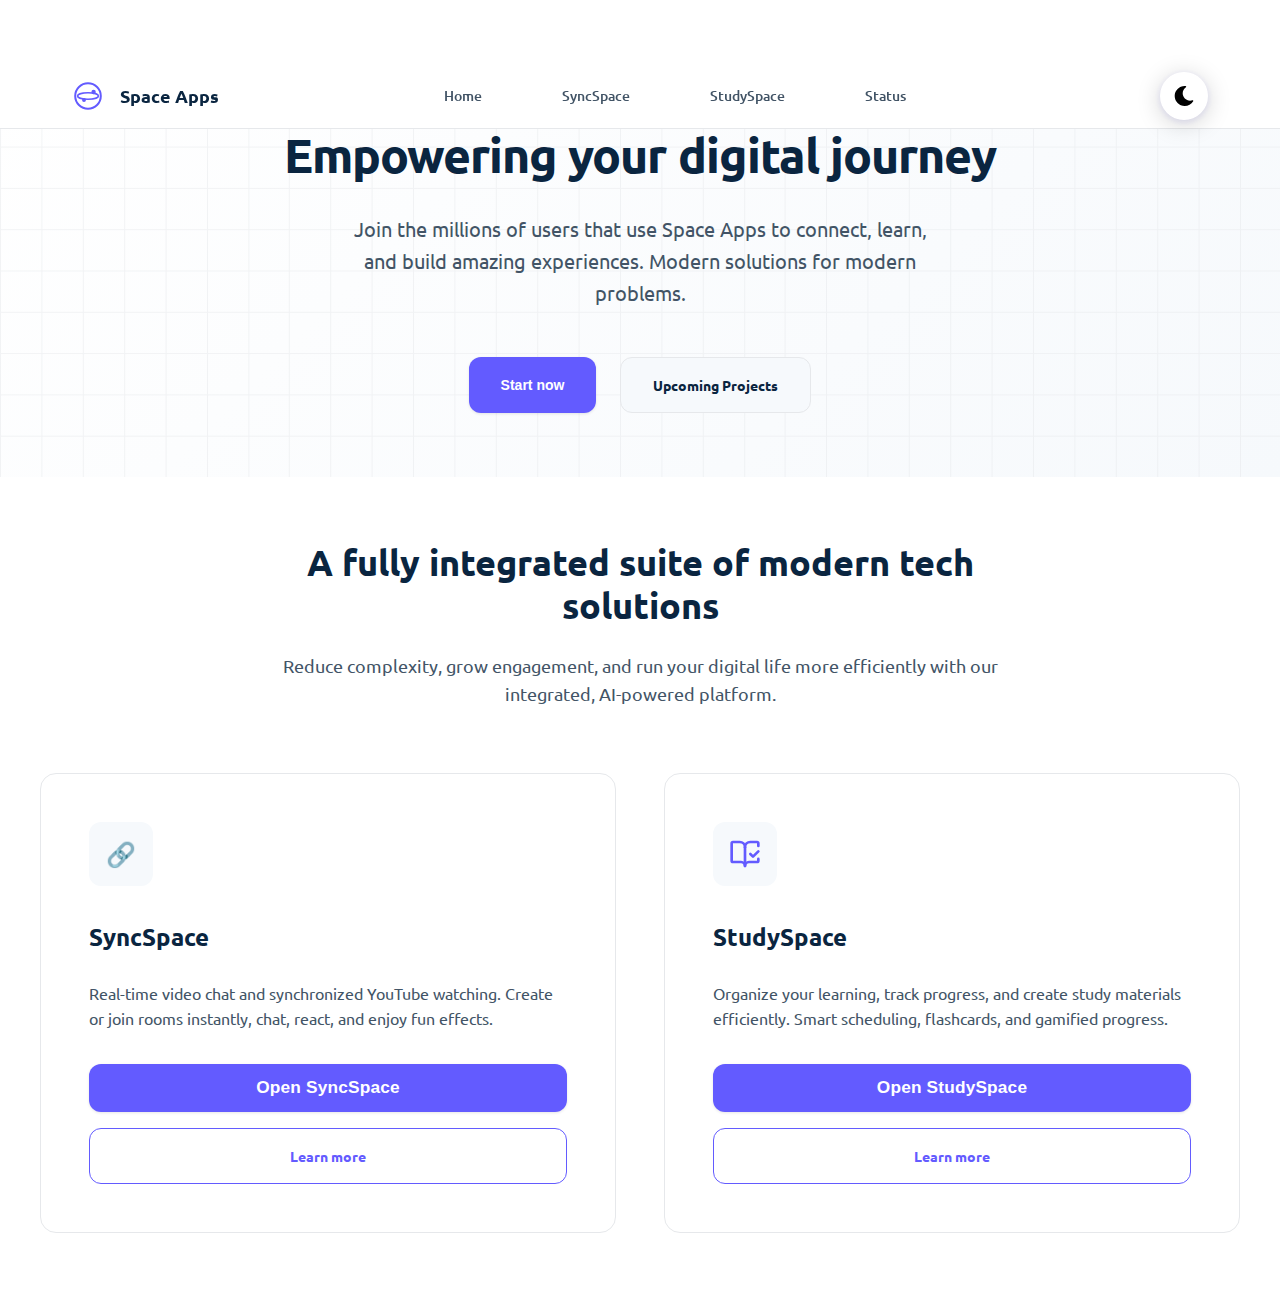
<file: index.html>
<!DOCTYPE html>
<html lang="en">
<head>
    <meta charset="UTF-8">
    <meta name="viewport" content="width=device-width, initial-scale=1.0, maximum-scale=1.0, user-scalable=no">
    <meta name="description" content="Space Apps - Modern Tech Solutions">
    <meta name="theme-color" content="#667eea">
    <meta name="apple-mobile-web-app-capable" content="yes">
    <meta name="apple-mobile-web-app-status-bar-style" content="black-translucent">
    <meta name="format-detection" content="telephone=no">
    <meta name="mobile-web-app-capable" content="yes">
    <title>Space Apps - Modern Tech Solutions</title>
    <link href="https://fonts.googleapis.com/css2?family=Inter:wght@300;400;500;600;700&display=swap" rel="stylesheet">
    <link href="https://fonts.googleapis.com/css2?family=Ubuntu:wght@300;400;500;700&display=swap" rel="stylesheet">
    <link rel="stylesheet" href="style.css">
    <link rel="stylesheet" href="dark.css">
    <link rel="icon" href="favicon.ico">
</head>
<body>
    <!-- Navigation -->
    <nav class="navbar">
        <div class="nav-container">
            <div class="nav-logo">
                <svg width="32" height="32" viewBox="0 0 40 40" fill="none" stroke="currentColor" stroke-width="2.5" stroke-linecap="round" stroke-linejoin="round">
                    <circle cx="20" cy="20" r="16" stroke="currentColor" stroke-width="2.5" fill="none"/>
                    <ellipse cx="20" cy="20" rx="13" ry="4" stroke="currentColor" stroke-width="2"/>
                    <circle cx="27" cy="15" r="1.5" fill="currentColor"/>
                    <circle cx="15" cy="25" r="1.2" fill="currentColor"/>
                </svg>
                <span>Space Apps</span>
            </div>
            <button class="nav-hamburger" aria-label="Open menu">
                <span></span>
                <span></span>
                <span></span>
            </button>
            <div class="nav-links">
                <a href="#home" class="nav-link" data-section="home">Home</a>
                <a href="#about-syncspace" class="nav-link" data-section="about-syncspace">SyncSpace</a>
                <a href="#about-studyspace" class="nav-link" data-section="about-studyspace">StudySpace</a>
                <a href="https://status.spaceapp.rf.gd/" class="nav-link" target="_blank">Status</a>
            </div>
            <button id="dark-mode-toggle" aria-label="Toggle dark mode">
                <svg class="cs-moon" xmlns="http://www.w3.org/2000/svg" viewBox="0 0 480 480" style="enable-background:new 0 0 480 480" xml:space="preserve"><path d="M459.782 347.328c-4.288-5.28-11.488-7.232-17.824-4.96-17.76 6.368-37.024 9.632-57.312 9.632-97.056 0-176-78.976-176-176 0-58.4 28.832-112.768 77.12-145.472 5.472-3.712 8.096-10.4 6.624-16.832S285.638 2.4 279.078 1.44C271.59.352 264.134 0 256.646 0c-132.352 0-240 107.648-240 240s107.648 240 240 240c84 0 160.416-42.688 204.352-114.176 3.552-5.792 3.04-13.184-1.216-18.496z"></path></svg>
                <svg class="cs-sun" xmlns="http://www.w3.org/2000/svg" width="15" height="15" viewBox="0 0 24 24" fill="none" stroke="orange" stroke-width="2" stroke-linecap="round" stroke-linejoin="round">
                  <circle cx="12" cy="12" r="5"/>
                  <line x1="12" y1="1" x2="12" y2="3"/>
                  <line x1="12" y1="21" x2="12" y2="23"/>
                  <line x1="4.22" y1="4.22" x2="5.64" y2="5.64"/>
                  <line x1="18.36" y1="18.36" x2="19.78" y2="19.78"/>
                  <line x1="1" y1="12" x2="3" y2="12"/>
                  <line x1="21" y1="12" x2="23" y2="12"/>
                  <line x1="4.22" y1="19.78" x2="5.64" y2="18.36"/>
                  <line x1="18.36" y1="5.64" x2="19.78" y2="4.22"/>
                </svg>
            </button>
        </div>
    </nav>

    <!-- Main Container -->
    <div class="main-container">
        <!-- Home Section -->
        <section id="home" class="page-section active">
            <!-- Hero Section -->
            <div class="hero-section">
                <div class="hero-content">
                    <h1 class="hero-title">Empowering your digital journey</h1>
                    <p class="hero-subtitle">
                        Join the millions of users that use Space Apps to connect, learn, and build amazing experiences. 
                        Modern solutions for modern problems.
                    </p>
                    <div class="hero-actions">
                        <button id="start-now-btn" class="btn btn-primary">Start now</button>
                        <a href="#upcoming-projects" class="btn btn-secondary">Upcoming Projects</a>
                    </div>
                </div>
            </div>

            <!-- Products Section -->
            <div class="products-section">
                <div class="section-header">
                    <h2>A fully integrated suite of modern tech solutions</h2>
                    <p>Reduce complexity, grow engagement, and run your digital life more efficiently with our integrated, AI-powered platform.</p>
                </div>

                <div class="products-grid">
                    <div class="product-card">
                        <div class="product-icon">
                            <span>🔗</span>
                        </div>
                        <h3>SyncSpace</h3>
                        <p>Real-time video chat and synchronized YouTube watching. Create or join rooms instantly, chat, react, and enjoy fun effects.</p>
                        <div class="product-actions">
                            <button id="syncspace-unavailable-btn" class="btn btn-primary">Open SyncSpace</button>
                            <a href="#about-syncspace" class="btn btn-outline" data-section="about-syncspace">Learn more</a>
                        </div>
                    </div>

                    <div class="product-card">
                        <div class="product-icon">
                            <svg width="32" height="32" viewBox="0 0 24 24" fill="none" stroke="currentColor" stroke-width="2" stroke-linecap="round" stroke-linejoin="round">
                                <path d="M12 21V7"></path>
                                <path d="m16 12 2 2 4-4"></path>
                                <path d="M22 6V4a1 1 0 0 0-1-1h-5a4 4 0 0 0-4 4 4 4 0 0 0-4-4H3a1 1 0 0 0-1 1v13a1 1 0 0 0 1 1h6a3 3 0 0 1 3 3 3 3 0 0 1 3-3h6a1 1 0 0 0 1-1v-1.3"></path>
                            </svg>
                        </div>
                        <h3>StudySpace</h3>
                        <p>Organize your learning, track progress, and create study materials efficiently. Smart scheduling, flashcards, and gamified progress.</p>
                        <div class="product-actions">
                            <button onclick="window.open('https://studyspace.spaceapp.rf.gd/', '_blank')" class="btn btn-primary">Open StudySpace</button>
                            <a href="#about-studyspace" class="btn btn-outline" data-section="about-studyspace">Learn more</a>
                        </div>
                    </div>
                </div>
            </div>
        </section>

        <!-- Upcoming Projects Section -->
        <section id="upcoming-projects" class="page-section">
            <div class="about-container">
                <div class="about-header">
                    <h1>Upcoming Projects</h1>
                </div>
                <div class="about-content" style="display:flex; flex-direction:column; align-items:center;">
                    <div id="cashspace-card" class="product-card" style="max-width:420px; margin:0 auto; text-align:center;">
                        <div class="product-icon" style="margin: 0 auto 1.2rem auto;">
                            <span style="font-size:2.2rem;">💸</span>
                        </div>
                        <h3 style="font-size:2rem; font-weight:700; margin-bottom:0.7rem;">CashSpace</h3>
                        <p style="color:var(--text-secondary); margin-bottom:1.5rem;">A modern, visual, and easy-to-use personal finance tracker for students and young professionals.</p>
                        <div class="product-actions" style="align-items:center;">
                            <button class="btn btn-primary btn-disabled" disabled style="width:100%;margin-bottom:0.7rem;">Development in Progress</button>
                            <button id="cashspace-learnmore-btn" class="btn btn-outline" style="width:100%;">Learn more</button>
                        </div>
                    </div>
                    <div id="cashspace-details" style="display:none; width:100%; max-width:900px; margin:2.5rem auto 0 auto;">
                        <div class="about-header" style="margin-bottom:1.5rem;">
                            <h2 style="font-size:2rem;">About CashSpace</h2>
                            <p class="about-subtitle">Your smart personal finance tracker</p>
                        </div>
                        <div class="about-content">
                            <div class="about-description">
                                <p>CashSpace helps you manage your money with smart features and a beautiful UI. Track your expenses, set budget goals, and visualize your progress—all in one place.</p>
                            </div>
                            <div class="features-grid">
                                <div class="feature-item">
                                    <div class="feature-icon">📊</div>
                                    <h4>Dashboard</h4>
                                    <p>Shows daily balance, budget left, and expense summary</p>
                                </div>
                                <div class="feature-item">
                                    <div class="feature-icon">➕</div>
                                    <h4>Add Expense / Income</h4>
                                    <p>Quick inputs with category (food, school, travel, etc.)</p>
                                </div>
                                <div class="feature-item">
                                    <div class="feature-icon">🏷️</div>
                                    <h4>Categories</h4>
                                    <p>Customizable expense types (icons + colors)</p>
                                </div>
                                <div class="feature-item">
                                    <div class="feature-icon">🎯</div>
                                    <h4>Budget Goals</h4>
                                    <p>Set monthly spending limits by category</p>
                                </div>
                                <div class="feature-item">
                                    <div class="feature-icon">📈</div>
                                    <h4>Progress Bar / Pie Chart</h4>
                                    <p>Visualise usage (e.g., 80% of food budget used)</p>
                                </div>
                                <div class="feature-item">
                                    <div class="feature-icon">📅</div>
                                    <h4>CashFlow Timeline</h4>
                                    <p>List of daily transactions, color-coded</p>
                                </div>
                                <div class="feature-item">
                                    <div class="feature-icon">💰</div>
                                    <h4>Savings Jar</h4>
                                    <p>Option to move your money into a "savings jar" from main wallet</p>
                                </div>
                                <div class="feature-item">
                                    <div class="feature-icon">⏰</div>
                                    <h4>Reminder / Alerts</h4>
                                    <p>"You're close to your budget!" alerts</p>
                                </div>
                                <div class="feature-item">
                                    <div class="feature-icon">☁️</div>
                                    <h4>Backup Option</h4>
                                    <p>Export to Google Drive / CSV</p>
                                </div>
                                <div class="feature-item">
                                    <div class="feature-icon">🌙</div>
                                    <h4>Dark Mode / Theme Toggle</h4>
                                    <p>Modern UI bonus!</p>
                                </div>
                            </div>
                        </div>
                    </div>
                    <div style="text-align:center; margin: 2rem 0 1.2rem 0; color: var(--text-secondary); font-size: 1.15rem; font-weight: 500;">More apps coming soon...</div>
                    <div class="about-actions" style="text-align:center; margin-top:0;">
                        <a href="#home" class="btn btn-primary back-btn" data-section="home">← Back to Home</a>
                    </div>
                </div>
            </div>
        </section>

        <!-- About SyncSpace Section -->
        <section id="about-syncspace" class="page-section">
            <div class="about-container">
                <div class="about-header">
                    <h1>About SyncSpace</h1>
                    <p class="about-subtitle">Real-time collaboration made simple</p>
                </div>
                <div class="about-content">
                    <div class="about-description">
                        <p>SyncSpace is a cross-platform, real-time video chat and synchronized YouTube-watching app with a modern, mobile-friendly UI and fun interactive features. Instantly create or join rooms, chat, react, and enjoy synchronized playback with friends, family, or remote teams. No sign-up required!</p>
                    </div>
                    <div class="features-grid">
                        <div class="feature-item">
                            <div class="feature-icon">🎥</div>
                            <h4>Instant video call rooms</h4>
                            <p>No sign-up required, just create or join with a code</p>
                        </div>
                        <div class="feature-item">
                            <div class="feature-icon">📞</div>
                            <h4>Peer-to-peer calls</h4>
                            <p>High-quality video and audio with mute/camera controls</p>
                        </div>
                        <div class="feature-item">
                            <div class="feature-icon">📺</div>
                            <h4>Synchronized YouTube</h4>
                            <p>Watch videos together with perfect sync</p>
                        </div>
                        <div class="feature-item">
                            <div class="feature-icon">💬</div>
                            <h4>Real-time chat</h4>
                            <p>Send messages and react with emojis</p>
                        </div>
                        <div class="feature-item">
                            <div class="feature-icon">🎉</div>
                            <h4>Fun effects</h4>
                            <p>Confetti, emoji rain, and interactive surprises</p>
                        </div>
                        <div class="feature-item">
                            <div class="feature-icon">🎨</div>
                            <h4>Dynamic theming</h4>
                            <p>Multiple themes and mobile-optimized UI</p>
                        </div>
                    </div>
                    <div class="about-actions">
                        <a href="#home" class="btn btn-primary back-btn" data-section="home">← Back to Home</a>
                    </div>
                </div>
            </div>
        </section>

        <!-- About StudySpace Section -->
        <section id="about-studyspace" class="page-section">
            <div class="about-container">
                <div class="about-header">
                    <h1>About StudySpace</h1>
                    <p class="about-subtitle">Your smart study companion</p>
                </div>
                <div class="about-content">
                    <div class="about-description">
                        <p>StudySpace is a smart, modern web app to help students organize learning, track progress, and create study materials efficiently. Enjoy secure login, personalized schedules, flashcards, notes, and gamified progress—all in one place.</p>
                    </div>
                    <div class="features-grid">
                        <div class="feature-item">
                            <div class="feature-icon">🔐</div>
                            <h4>Secure authentication</h4>
                            <p>Safe and secure login with email verification</p>
                        </div>
                        <div class="feature-item">
                            <div class="feature-icon">📅</div>
                            <h4>Smart scheduling</h4>
                            <p>AI-powered personalized study schedules</p>
                        </div>
                        <div class="feature-item">
                            <div class="feature-icon">🤖</div>
                            <h4>AI flashcard generation</h4>
                            <p>Instantly create flashcards from your notes</p>
                        </div>
                        <div class="feature-item">
                            <div class="feature-icon">🔄</div>
                            <h4>Spaced repetition</h4>
                            <p>Smart review system for better retention</p>
                        </div>
                        <div class="feature-item">
                            <div class="feature-icon">📝</div>
                            <h4>Progress tracking</h4>
                            <p>Visual progress charts and analytics</p>
                        </div>
                        <div class="feature-item">
                            <div class="feature-icon">🏆</div>
                            <h4>Gamification</h4>
                            <p>Earn points and stay motivated</p>
                        </div>
                    </div>
                    <div class="about-actions">
                        <a href="#home" class="btn btn-primary back-btn" data-section="home">← Back to Home</a>
                    </div>
                </div>
            </div>
        </section>
    </div>
    <!-- End of main-container -->
    <!-- SyncSpace Maintenance Modal -->
    <div id="syncspace-modal" class="modal" style="display:none;">
      <div class="modal-content">
        <h2>Website Suspended for Maintenance</h2>
        <p>SyncSpace is currently suspended for maintenance.<br>You may continue anyway, but the website may not be available.</p>
        <div style="display:flex; gap:1rem; justify-content:center; margin-top:1.5rem;">
          <button id="syncspace-modal-continue" class="btn btn-primary">Continue Anyway</button>
          <button id="syncspace-modal-cancel" class="btn btn-outline" style="background:transparent;color:var(--primary);border:1px solid var(--primary);" onmouseover="this.style.background='var(--primary)';this.style.color='#fff';" onmouseout="this.style.background='transparent';this.style.color='var(--primary)';">Close</button>
        </div>
      </div>
    </div>
    <script src="script.js"></script>
</body>
</html>
</file>
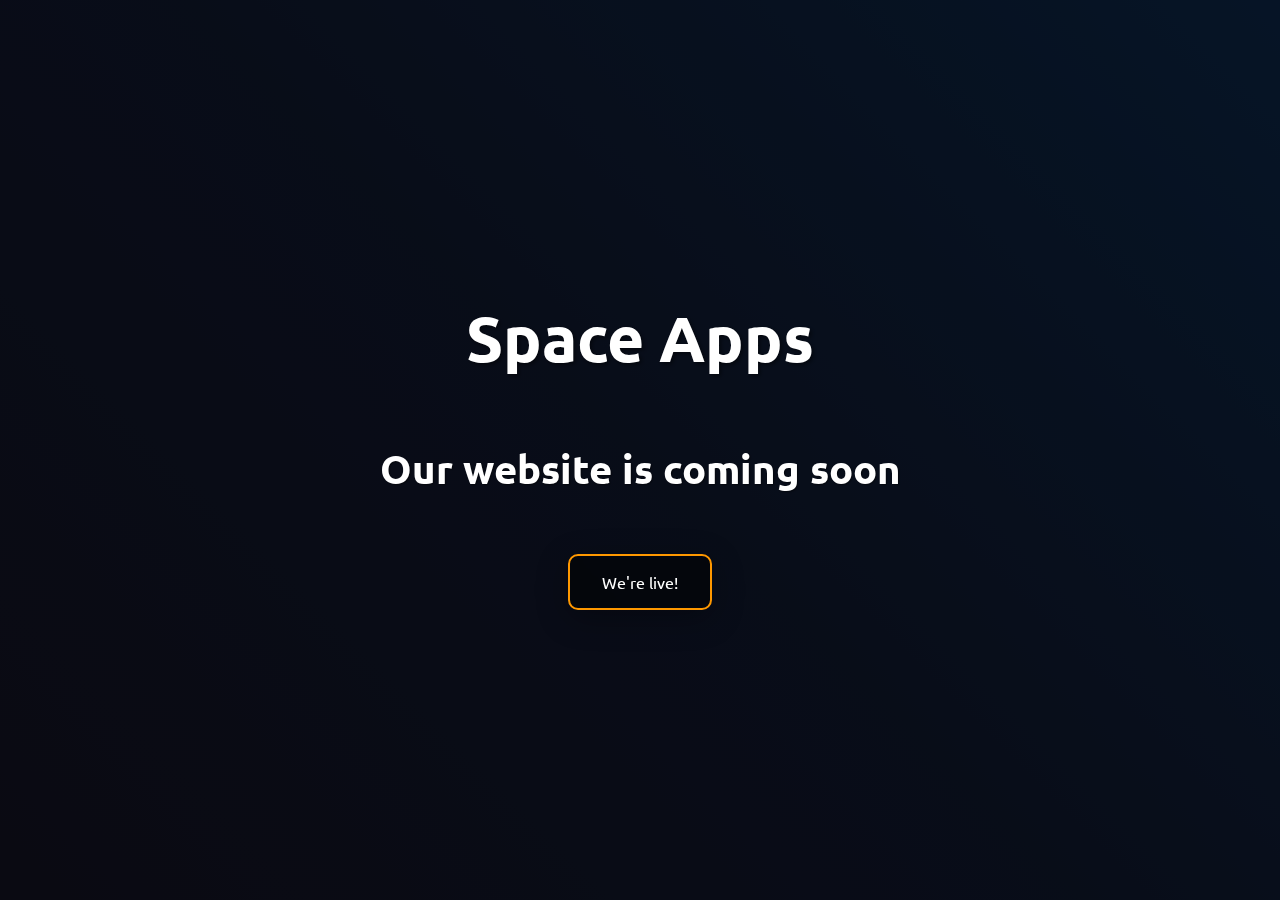
<file: space app homepage/index.html>
<!DOCTYPE html>
<html lang="en">
<head>
    <meta charset="UTF-8">
    <meta name="viewport" content="width=device-width, initial-scale=1.0, maximum-scale=1.0, user-scalable=no">
    <meta name="description" content="Space Apps - Coming Soon">
    <meta name="theme-color" content="#000000">
    <meta name="apple-mobile-web-app-capable" content="yes">
    <meta name="apple-mobile-web-app-status-bar-style" content="black-translucent">
    <meta name="format-detection" content="telephone=no">
    <title>Space Apps - Coming Soon</title>
    <link href="https://fonts.googleapis.com/css?family=Ubuntu:400,700&display=swap" rel="stylesheet">
    <link rel="stylesheet" href="style.css">
</head>
<body>
    <video autoplay muted loop id="bgVideo">
        <source src="https://cdn.pixabay.com/video/2016/03/05/2381-157901992_large.mp4" type="video/mp4">
        Your browser does not support HTML5 video.
    </video>
    <div class="overlay">
        <h1>Space Apps</h1>
        <h2>Our website is coming soon</h2>
        <div id="countdown">
            <div class="time-section">
                <span id="days">00</span>
                <div class="label">days</div>
            </div>
            <div class="time-section">
                <span id="hours">00</span>
                <div class="label">hours</div>
            </div>
            <div class="time-section">
                <span id="minutes">00</span>
                <div class="label">minutes</div>
            </div>
            <div class="time-section">
                <span id="seconds">00</span>
                <div class="label">seconds</div>
            </div>
        </div>
    </div>
    <script src="script.js"></script>
</body>
</html>
</file>
<file: style.css>
/* Stripe-inspired Design - Light Theme */
:root {
    /* Colors */
    --primary: #635bff;
    --primary-dark: #5851e8;
    --secondary: #0a2540;
    --accent: #635bff;
    --text: #0a2540;
    --text-secondary: #425466;
    --text-muted: #6b7c93;
    --bg-primary: #ffffff;
    --bg-secondary: #f6f9fc;
    --bg-tertiary: #f1f5f9;
    --border: #e6e8eb;
    --border-hover: #c1c7cd;
    --shadow: 0 1px 3px rgba(0, 0, 0, 0.1);
    --shadow-hover: 0 4px 12px rgba(0, 0, 0, 0.15);
    --shadow-large: 0 8px 25px rgba(0, 0, 0, 0.1);
    
    /* Typography */
    --font-family: 'Ubuntu', sans-serif;
    --font-size-xs: 0.75rem;
    --font-size-sm: 0.875rem;
    --font-size-base: 1rem;
    --font-size-lg: 1.125rem;
    --font-size-xl: 1.25rem;
    --font-size-2xl: 1.5rem;
    --font-size-3xl: 1.875rem;
    --font-size-4xl: 2.25rem;
    --font-size-5xl: 3rem;
    
    /* Spacing */
    --spacing-xs: 0.5rem;
    --spacing-sm: 1rem;
    --spacing-md: 1.5rem;
    --spacing-lg: 2rem;
    --spacing-xl: 3rem;
    --spacing-2xl: 4rem;
    
    /* Border radius */
    --radius-sm: 0.375rem;
    --radius-md: 0.5rem;
    --radius-lg: 0.75rem;
    --radius-xl: 1rem;
}

* {
    margin: 0;
    padding: 0;
    box-sizing: border-box;
}

body, html {
    font-family: var(--font-family);
    background: var(--bg-primary);
    color: var(--text);
    line-height: 1.6;
    -webkit-font-smoothing: antialiased;
    -moz-osx-font-smoothing: grayscale;
}

/* Move Dark Mode Toggle to Top-Left Corner */
#dark-mode-toggle {
    position: relative;
    margin-left: 2rem;
    background: var(--bg-secondary);
    border: 2px solid var(--primary);
    border-radius: 50%;
    width: 40px;
    height: 40px;
    display: flex;
    align-items: center;
    justify-content: center;
    cursor: pointer;
    transition: background 0.3s, box-shadow 0.3s, transform 0.3s, opacity 0.3s;
    box-shadow: 0 4px 24px 0 rgba(0,0,0,0.18), 0 1.5px 6px 0 rgba(99,91,255,0.12);
    opacity: 1;
    z-index: 120;
}

#dark-mode-toggle.toggling {
    transform: scale(1.15) rotate(-15deg);
    opacity: 0.7;
}

#dark-mode-toggle:hover {
    background: var(--bg-tertiary);
    box-shadow: var(--shadow-hover);
}

#dark-mode-toggle .cs-moon,
#dark-mode-toggle .cs-sun {
    width: 20px;
    height: 20px;
    transition: all 0.3s;
}

/* Navigation */
.navbar {
    position: fixed;
    top: 0;
    left: 0;
    right: 0;
    background: rgba(255, 255, 255, 0.95);
    backdrop-filter: blur(20px);
    border-bottom: 1px solid var(--border);
    z-index: 100;
    padding: 0;
}

.nav-container {
    max-width: 1200px;
    margin: 0 auto;
    padding: 0 var(--spacing-lg);
    display: flex;
    align-items: center;
    justify-content: space-between;
    height: 64px;
}

.nav-logo {
    display: flex;
    align-items: center;
    gap: var(--spacing-sm);
    font-weight: 600;
    font-size: var(--font-size-lg);
    color: var(--text);
    text-decoration: none;
}

.nav-logo svg {
    color: var(--primary);
}

.nav-links {
    display: flex;
    align-items: center;
    gap: var(--spacing-xl);
}

.nav-link {
    color: var(--text-secondary);
    text-decoration: none;
    font-weight: 500;
    font-size: var(--font-size-sm);
    transition: color 0.3s ease;
    padding: var(--spacing-xs) var(--spacing-sm);
    border-radius: var(--radius-md);
}

.nav-link:hover {
    color: var(--text);
    background: var(--bg-secondary);
}

/* Main Container */
.main-container {
    position: relative;
    margin-top: 64px;
    min-height: calc(100vh - 64px);
    padding-bottom: 0 !important;
    margin-bottom: 0 !important;
}

/* Page Sections */
.page-section {
    display: none;
}

.page-section.active {
    display: block;
}

/* Hero Section */
.hero-section {
    background: linear-gradient(135deg, var(--bg-primary) 0%, var(--bg-secondary) 100%);
    padding: var(--spacing-2xl) var(--spacing-lg);
    text-align: center;
    position: relative;
    overflow: hidden;
}

.hero-section::before {
    content: '';
    position: absolute;
    top: 0;
    left: 0;
    right: 0;
    bottom: 0;
    background: url('data:image/svg+xml,<svg xmlns="http://www.w3.org/2000/svg" viewBox="0 0 100 100"><defs><pattern id="grid" width="10" height="10" patternUnits="userSpaceOnUse"><path d="M 10 0 L 0 0 0 10" fill="none" stroke="%23e6e8eb" stroke-width="0.5"/></pattern></defs><rect width="100" height="100" fill="url(%23grid)"/></svg>');
    opacity: 0.5;
}

.hero-content {
    position: relative;
    z-index: 1;
    max-width: 800px;
    margin: 0 auto;
}

.hero-title {
    font-size: var(--font-size-5xl);
    font-weight: 700;
    color: var(--text);
    margin-bottom: var(--spacing-lg);
    line-height: 1.1;
    letter-spacing: -0.02em;
}

.hero-subtitle {
    font-size: var(--font-size-xl);
    color: var(--text-secondary);
    margin-bottom: var(--spacing-xl);
    max-width: 600px;
    margin-left: auto;
    margin-right: auto;
}

.hero-actions {
    display: flex;
    gap: var(--spacing-md);
    justify-content: center;
    flex-wrap: wrap;
}

/* Buttons */
.btn {
    display: inline-flex;
    align-items: center;
    justify-content: center;
    padding: var(--spacing-sm) var(--spacing-lg);
    border-radius: var(--radius-lg);
    font-weight: 600;
    font-size: var(--font-size-sm);
    text-decoration: none;
    transition: all 0.3s ease;
    border: none;
    cursor: pointer;
    position: relative;
    overflow: hidden;
    min-height: 44px;
}

.btn-primary {
    background: var(--primary);
    color: white;
    box-shadow: var(--shadow);
}

.btn-primary:hover {
    background: var(--primary-dark);
    transform: translateY(-1px);
    box-shadow: var(--shadow-hover);
}

.btn-secondary {
    background: var(--bg-secondary);
    color: var(--text);
    border: 1px solid var(--border);
}

.btn-secondary:hover {
    background: var(--bg-tertiary);
    border-color: var(--border-hover);
    transform: translateY(-1px);
}

.btn-outline {
    background: transparent;
    color: var(--primary);
    border: 1px solid var(--primary);
}

.btn-outline:hover {
    background: var(--primary);
    color: white;
    transform: translateY(-1px);
}

.btn-disabled {
    background: var(--bg-tertiary);
    color: var(--text-muted);
    cursor: not-allowed;
    opacity: 0.7;
}

.btn-disabled:hover {
    transform: none;
    box-shadow: none;
}

/* Products Section */
.products-section {
    padding: var(--spacing-2xl) var(--spacing-lg);
    background: var(--bg-primary);
}

.section-header {
    text-align: center;
    max-width: 800px;
    margin: 0 auto var(--spacing-2xl);
}

.section-header h2 {
    font-size: var(--font-size-4xl);
    font-weight: 700;
    color: var(--text);
    margin-bottom: var(--spacing-md);
    line-height: 1.2;
}

.section-header p {
    font-size: var(--font-size-lg);
    color: var(--text-secondary);
    line-height: 1.6;
}

.products-grid {
    display: grid;
    grid-template-columns: repeat(auto-fit, minmax(400px, 1fr));
    gap: var(--spacing-xl);
    max-width: 1200px;
    margin: 0 auto;
}

.product-card {
    background: var(--bg-primary);
    border: 1px solid var(--border);
    border-radius: var(--radius-xl);
    padding: var(--spacing-xl);
    transition: all 0.3s ease;
    position: relative;
    overflow: hidden;
}

.product-card::before {
    content: '';
    position: absolute;
    top: 0;
    left: 0;
    right: 0;
    height: 4px;
    background: linear-gradient(90deg, var(--primary), var(--accent));
    transform: scaleX(0);
    transition: transform 0.3s ease;
}

.product-card:hover::before {
    transform: scaleX(1);
}

.product-card:hover {
    transform: translateY(-4px);
    box-shadow: var(--shadow-large);
    border-color: var(--border-hover);
}

.product-icon {
    width: 64px;
    height: 64px;
    background: var(--bg-secondary);
    border-radius: var(--radius-lg);
    display: flex;
    align-items: center;
    justify-content: center;
    margin-bottom: var(--spacing-lg);
    font-size: var(--font-size-2xl);
}

.product-icon svg {
    color: var(--primary);
}

.product-card h3 {
    font-size: var(--font-size-2xl);
    font-weight: 600;
    color: var(--text);
    margin-bottom: var(--spacing-md);
}

.product-card p {
    color: var(--text-secondary);
    margin-bottom: var(--spacing-lg);
    line-height: 1.6;
}

.product-actions {
    display: flex;
    flex-direction: column;
    gap: var(--spacing-sm);
}

.product-actions .btn-primary,
.product-actions .btn-outline,
.app-btn {
    min-height: 48px;
}

.product-actions .btn-primary {
    width: 100%;
    font-size: 1.08rem;
    font-weight: bold;
    letter-spacing: 0.01em;
    padding: 0.75rem 1.5rem;
}

.status-text {
    font-size: var(--font-size-sm);
    color: #f59e0b;
    margin: 0;
}

/* About Sections */
.about-container {
    max-width: 900px;
    margin: 2rem auto;
    padding: 2rem 1rem;
    width: 100%;
    margin-bottom: 0 !important;
    padding-bottom: 0 !important;
}

.about-header {
    text-align: center;
    margin-bottom: var(--spacing-2xl);
}

.about-header h1 {
    font-size: var(--font-size-5xl);
    font-weight: 700;
    color: var(--text);
    margin-bottom: var(--spacing-sm);
    line-height: 1.1;
}

.about-subtitle {
    font-size: var(--font-size-xl);
    color: var(--text-secondary);
}

.about-content {
    background: var(--bg-primary);
    border: 1px solid var(--border);
    border-radius: var(--radius-xl);
    padding: var(--spacing-2xl);
    box-shadow: var(--shadow);
}

.about-description {
    margin-bottom: var(--spacing-2xl);
    width: 100%;
    box-sizing: border-box;
    text-align: center;
}

.about-description p {
    font-size: var(--font-size-lg);
    color: var(--text-secondary);
    line-height: 1.7;
}

.features-grid {
    display: grid;
    grid-template-columns: repeat(auto-fit, minmax(260px, 1fr));
    gap: 1.5rem;
}

.feature-item {
    background: var(--bg-secondary);
    border: 1px solid var(--border);
    border-radius: var(--radius-lg);
    padding: 1rem 1rem;
    transition: all 0.3s ease;
    min-width: 220px;
    max-width: 95%;
    width: 100%;
    padding-left: 1.2rem;
    padding-right: 1.2rem;
    box-sizing: border-box;
    text-align: center;
}

.feature-item:hover {
    transform: translateY(-2px);
    box-shadow: var(--shadow-hover);
    border-color: var(--border-hover);
}

.feature-icon {
    width: 48px;
    height: 48px;
    background: var(--primary);
    border-radius: var(--radius-md);
    display: flex;
    align-items: center;
    justify-content: center;
    margin-bottom: var(--spacing-md);
    font-size: var(--font-size-xl);
}

.feature-item h4 {
    font-size: var(--font-size-lg);
    font-weight: 600;
    color: var(--text);
    margin-bottom: var(--spacing-xs);
    text-align: center;
}

.feature-item p {
    color: var(--text-secondary);
    font-size: var(--font-size-sm);
    line-height: 1.5;
    text-align: center;
}

.about-actions {
    text-align: center;
}

.back-btn {
    margin-top: var(--spacing-lg);
}

/* Responsive Design */
@media (max-width: 768px) {
    .nav-container {
        padding: 0 var(--spacing-md);
    }
    
    .nav-links {
        gap: var(--spacing-md);
    }
    
    .hero-title {
        font-size: var(--font-size-4xl);
    }
    
    .hero-subtitle {
        font-size: var(--font-size-lg);
    }
    
    .hero-actions {
        flex-direction: column;
        align-items: center;
    }
    
    .products-grid {
        grid-template-columns: 1fr;
        gap: var(--spacing-lg);
    }
    
    .product-card {
        padding: var(--spacing-lg);
    }
    
    .features-grid {
        grid-template-columns: 1fr;
    }
    
    .about-header h1 {
        font-size: var(--font-size-4xl);
    }
    
    .section-header h2 {
        font-size: var(--font-size-3xl);
    }
}

@media (max-width: 480px) {
    .hero-title {
        font-size: var(--font-size-3xl);
    }
    
    .hero-subtitle {
        font-size: var(--font-size-base);
    }
    
    .about-header h1 {
        font-size: var(--font-size-3xl);
    }
    
    .section-header h2 {
        font-size: var(--font-size-2xl);
    }
}

/* Mobile Styles */
@media (max-width: 768px) {
    html, body {
        width: 100vw !important;
        overflow-x: hidden !important;
        margin: 0 !important;
        padding: 0 !important;
    }
    .overlay {
        width: 100vw !important;
        max-width: 100vw !important;
        min-width: 0 !important;
        border-radius: 0 !important;
        padding: 10px 0 20px 0 !important;
        margin: 0 !important;
        box-sizing: border-box !important;
        overflow-x: hidden !important;
    }
    .overlay h1 {
        font-size: 2.5rem;
        margin-bottom: 0.3em;
    }
    .overlay h2 {
        font-size: 1.5rem;
        margin-bottom: 1em;
    }
    #countdown {
        flex-direction: row;
        gap: 0.8em;
        padding: 1em;
        margin-bottom: 1.5em;
    }
    .time-section {
        min-width: 60px;
    }
    .time-section span {
        font-size: 2rem;
    }
    .label {
        font-size: 0.8rem;
    }
    .apps-container {
        width: 100vw !important;
        max-width: 100vw !important;
        margin: 0 !important;
        padding: 0 !important;
        flex-direction: column !important;
        align-items: center !important;
        gap: 2.2rem !important;
    }
    .app-card {
        width: 94vw !important;
        max-width: 98vw !important;
        min-width: 0 !important;
        margin: 0 auto 1.5rem auto !important;
        padding: 1.2rem 0.5rem 1rem 0.5rem !important;
        box-sizing: border-box !important;
        /* border: 1px solid red;  // Uncomment for debug */
    }
    .app-card h3 {
        font-size: 1.2rem;
    }
    .app-card p {
        font-size: 0.98rem;
    }
    .app-btn {
        font-size: 0.98rem;
        padding: 0.6rem 1.1rem;
    }
}

/* Small Mobile Styles */
@media (max-width: 480px) {
    .overlay {
        padding: 8px 0 20px 0;
    }
    .overlay h1 {
        font-size: 2rem;
    }
    .overlay h2 {
        font-size: 1.2rem;
    }
    #countdown {
        gap: 0.5em;
        padding: 0.8em;
    }
    .time-section {
        min-width: 50px;
    }
    .time-section span {
        font-size: 1.5rem;
    }
    .label {
        font-size: 0.7rem;
    }
    .app-card {
        padding: 1rem 0.5rem 0.8rem 0.5rem;
        min-width: 98vw;
        max-width: 99vw;
    }
    .app-card h3 {
        font-size: 1.2rem;
    }
    .app-card p {
        font-size: 0.98rem;
    }
    .app-btn {
        font-size: 0.98rem;
        padding: 0.6rem 1.1rem;
    }
}

/* Landscape Mobile */
@media (max-height: 500px) and (orientation: landscape) {
    .overlay {
        padding: 10px;
    }
    .overlay h1 {
        font-size: 2rem;
        margin-bottom: 0.2em;
    }
    .overlay h2 {
        font-size: 1.2rem;
        margin-bottom: 0.5em;
    }
    #countdown {
        margin-bottom: 1em;
        gap: 0.8em;
        padding: 0.8em;
    }
    .time-section span {
        font-size: 1.8rem;
    }
    .label {
        font-size: 0.7rem;
    }
}

/* High DPI Displays */
@media (-webkit-min-device-pixel-ratio: 2), (min-resolution: 192dpi) {
    .overlay h1, .overlay h2 {
        text-shadow: 1px 1px 2px rgba(0,0,0,0.7);
    }
    .time-section span {
        text-shadow: 1px 1px 2px rgba(0,0,0,0.7);
    }
}

/* Reduced Motion for Accessibility */
@media (prefers-reduced-motion: reduce) {
    .time-section span {
        transition: none;
    }
    .time-section span.changing {
        transform: none;
    }
}

.apps-container {
    flex: 1 1 auto;
    display: flex;
    flex-direction: column;
    justify-content: center;
    align-items: center;
    gap: 2rem;
    width: 100%;
    max-width: 700px;
    margin: 0 auto;
}

.app-card {
    width: 100%;
    max-width: 420px;
    min-width: 260px;
    flex: 1 1 0;
    margin: 0 auto;
    background: rgba(255,255,255,0.10);
    border-radius: 1.5rem;
    padding: 2.5rem 2rem 2rem 2rem;
    color: #fff;
    box-shadow: 0 4px 24px rgba(30,60,114,0.15);
    display: flex;
    flex-direction: column;
    align-items: center;
    transition: transform 0.3s cubic-bezier(0.23, 1, 0.32, 1), box-shadow 0.3s cubic-bezier(0.23, 1, 0.32, 1);
    border: 1.5px solid rgba(255,255,255,0.18);
    backdrop-filter: blur(8px);
    opacity: 0;
    transform: translateY(40px) scale(0.98);
    animation: cardFadeIn 1.1s cubic-bezier(0.23, 1, 0.32, 1) forwards;
}

.app-card:nth-child(1) { animation-delay: 0.2s; }
.app-card:nth-child(2) { animation-delay: 0.4s; }
.app-card:nth-child(3) { animation-delay: 0.6s; }

@keyframes cardFadeIn {
    0% { opacity: 0; transform: translateY(40px) scale(0.98); }
    100% { opacity: 1; transform: translateY(0) scale(1); }
}

.app-card:hover {
    transform: translateY(-6px) scale(1.03) rotateY(6deg) rotateX(2deg);
    box-shadow: 0 8px 32px rgba(30,60,114,0.22);
}

.app-card h3 {
    margin-bottom: 1rem;
    font-size: 1.6rem;
    font-weight: 700;
    letter-spacing: 0.01em;
}

.app-card p {
    font-size: 1.08rem;
    margin-bottom: 1.5rem;
    text-align: center;
    line-height: 1.5;
}

.app-btn {
    background: linear-gradient(90deg, #1e90ff 0%, #6dd5ed 100%);
    color: #fff;
    padding: 0.75rem 1.5rem;
    border-radius: 2rem;
    text-decoration: none;
    font-weight: bold;
    transition: background 0.2s, box-shadow 0.2s, transform 0.2s;
    box-shadow: 0 2px 8px rgba(30,60,114,0.10);
    border: none;
    font-size: 1.08rem;
    margin-bottom: 0.5rem;
    letter-spacing: 0.01em;
    outline: none;
    position: relative;
    overflow: hidden;
}

.app-btn:active {
    transform: scale(0.97);
}

.app-btn:hover:not(.disabled) {
    background: linear-gradient(90deg, #005fa3 0%, #1e90ff 100%);
    box-shadow: 0 4px 16px rgba(30,60,114,0.18);
}

.app-btn.disabled {
    background: #888;
    cursor: not-allowed;
    pointer-events: none;
    opacity: 0.7;
}

.suspended-msg {
    color: #ffb300;
    font-size: 0.95rem;
    margin-top: 0.5rem;
    text-align: center;
}

.about-link {
    display: block;
    margin: 0.5rem auto 0 auto;
    text-align: center;
    color: #ff9800;
    font-size: 1rem;
    text-decoration: underline;
    transition: color 0.2s;
}

.about-link:hover {
    color: #ffa726;
}

.status-link {
    display: block;
    margin: 2rem auto 0 auto;
    text-align: center;
    color: #1e90ff;
    font-weight: bold;
    text-decoration: underline;
    font-size: 1.1rem;
    transition: color 0.2s;
}

.status-link:hover {
    color: #005fa3;
}

.app-icon {
    width: 2.5rem;
    height: 2.5rem;
    min-width: 2.5rem;
    min-height: 2.5rem;
    max-width: 3rem;
    max-height: 3rem;
    margin-bottom: 0.5rem;
    display: flex;
    align-items: center;
    justify-content: center;
    background: rgba(30, 60, 114, 0.10);
    border-radius: 0.75rem;
    box-shadow: 0 2px 8px rgba(30,60,114,0.10);
    animation: iconFloat 2.8s ease-in-out infinite alternate;
    overflow: hidden;
}
.app-icon svg {
    width: 100%;
    height: 100%;
    display: block;
}
.app-card:nth-child(2) .app-icon { animation-delay: 1.2s; }
@keyframes iconFloat { 0%{transform:translateY(0);} 100%{transform:translateY(-10px) scale(1.08);} }

/* Button ripple effect */
.app-btn:after {
    content: '';
    position: absolute;
    left: 50%; top: 50%;
    width: 0; height: 0;
    background: rgba(255,255,255,0.3);
    border-radius: 100%;
    transform: translate(-50%, -50%);
    opacity: 0;
    pointer-events: none;
    transition: width 0.4s, height 0.4s, opacity 0.6s;
}
.app-btn:active:after {
    width: 180px; height: 180px;
    opacity: 1;
    transition: 0s;
}

/* Card tilt effect */
.app-card {
    will-change: transform;
    perspective: 800px;
}
.app-card:hover {
    transform: translateY(-6px) scale(1.03) rotateY(6deg) rotateX(2deg);
}

.spaceapp-icon {
    display: flex;
    justify-content: center;
    align-items: center;
    margin-bottom: 1.2rem;
    margin-top: 0.5rem;
}
.spaceapp-icon svg {
    width: 40px;
    height: 40px;
    display: block;
}

/* Smooth theme transitions */
body,
.main-container,
.navbar,
.hero-section,
.products-section,
.product-card,
.about-content,
.feature-item,
.modal-content {
    transition: background-color 0.5s cubic-bezier(.4,2,.6,1), color 0.5s cubic-bezier(.4,2,.6,1);
}

/* SyncSpace Maintenance Modal */
#syncspace-modal.modal-overlay {
    display: none;
    position: fixed;
    z-index: 3000;
    top: 0;
    left: 0;
    width: 100vw;
    height: 100vh;
    background: rgba(10, 20, 40, 0.65);
    backdrop-filter: blur(4px);
    align-items: center;
    justify-content: center;
    transition: opacity 0.3s;
}
#syncspace-modal.active {
    display: flex;
    opacity: 1;
}
#syncspace-modal .modal-content {
    background: var(--bg-primary);
    border-radius: var(--radius-xl);
    box-shadow: var(--shadow-large);
    padding: var(--spacing-2xl) var(--spacing-xl);
    max-width: 400px;
    width: 95vw;
    position: relative;
    animation: fadeUp 0.4s cubic-bezier(.4,2,.6,1) both;
    text-align: center;
}
@keyframes fadeUp {
    0% { transform: translateY(40px); opacity: 0; }
    100% { transform: translateY(0); opacity: 1; }
}
#syncspace-modal .modal-title {
    font-size: var(--font-size-xl);
    font-weight: 700;
    color: var(--text);
    margin-bottom: var(--spacing-md);
}
#syncspace-modal .modal-message {
    color: var(--text-secondary);
    margin-bottom: var(--spacing-xl);
}
#syncspace-modal .modal-actions {
    display: flex;
    justify-content: center;
    gap: var(--spacing-md);
}
#syncspace-modal .modal-close {
    position: absolute;
    top: 18px;
    right: 24px;
    background: none;
    border: none;
    font-size: 2rem;
    color: var(--text-secondary);
    cursor: pointer;
    transition: color 0.2s;
    z-index: 10;
}
#syncspace-modal .modal-close:hover {
    color: var(--primary);
}
body.dark-mode #syncspace-modal .modal-content {
    background: var(--bg-secondary);
    color: var(--text);
}
body.dark-mode #syncspace-modal .modal-close {
    color: var(--text-secondary);
}
body.dark-mode #syncspace-modal .modal-close:hover {
    color: var(--primary);
}

/* Hamburger styles */
.nav-hamburger {
  display: none;
  flex-direction: column;
  justify-content: center;
  width: 32px;
  height: 32px;
  background: none;
  border: none;
  cursor: pointer;
  gap: 5px;
  z-index: 110;
}
.nav-hamburger span {
  display: block;
  height: 4px;
  width: 100%;
  background: #222; /* dark lines in light mode */
  border-radius: 2px;
  transition: 0.3s;
}

body.dark-mode .nav-hamburger span {
  background: #fff; /* white lines in dark mode */
}

@media (max-width: 768px) {
  .nav-hamburger {
    display: flex;
    margin-left: auto;
  }
  .nav-links {
    display: none;
    flex-direction: column;
    width: 100%;
    background: rgba(15, 23, 42, 0.98);
    position: absolute;
    top: 64px;
    left: 0;
    padding: 1rem 0;
    box-shadow: 0 2px 8px rgba(0,0,0,0.04);
    z-index: 105;
    opacity: 0;
    transform: translateY(-20px) scale(0.98);
    transition: opacity 0.5s cubic-bezier(.4,2,.6,1), transform 0.5s cubic-bezier(.4,2,.6,1);
  }
  .nav-links.open {
    display: flex;
    opacity: 1;
    transform: translateY(0) scale(1);
  }
  .nav-container {
    position: relative;
  }
}

/* Section reveal animation */
.reveal-on-scroll {
  opacity: 0;
  transform: translateY(30px);
  transition: opacity 0.6s cubic-bezier(.4,2,.6,1), transform 0.6s cubic-bezier(.4,2,.6,1);
}
.reveal-on-scroll.revealed {
  opacity: 1;
  transform: translateY(0);
}

/* Scroll-to-top button */
#scroll-to-top-btn {
  position: fixed;
  bottom: 2rem;
  right: 2rem;
  display: none;
  z-index: 200;
  background: #6366f1;
  color: #fff;
  border: none;
  border-radius: 50%;
  width: 48px;
  height: 48px;
  font-size: 2rem;
  box-shadow: 0 2px 8px rgba(0,0,0,0.15);
  cursor: pointer;
  transition: opacity 0.3s;
}
body.dark-mode #scroll-to-top-btn {
  background: #334155;
  color: #fff;
}

/* Modal Styles */
.modal {
  display: none; /* Hidden by default */
  position: fixed;
  z-index: 1000;
  left: 0;
  top: 0;
  width: 100vw;
  height: 100vh;
  overflow: auto;
  background-color: rgba(0,0,0,0.45);
  justify-content: center;
  align-items: center;
}
.modal-content {
  background: var(--background, #fff);
  margin: auto;
  padding: 2.5rem 2rem 2rem 2rem;
  border-radius: 1.1rem;
  max-width: 400px;
  box-shadow: 0 8px 32px rgba(0,0,0,0.18);
  text-align: center;
  position: relative;
}
.modal-content h2 {
  margin-top: 0;
  font-size: 1.5rem;
  color: var(--primary, #667eea);
}
.modal-content p {
  color: var(--text-secondary, #555);
  margin: 1rem 0 0.5rem 0;
}
.modal .close {
  position: absolute;
  top: 1rem;
  right: 1.2rem;
  font-size: 1.5rem;
  color: #888;
  cursor: pointer;
  background: none;
  border: none;
}
@media (max-width: 500px) {
  .modal-content {
    width: 90vw;
    padding: 1.2rem 0.5rem 1.5rem 0.5rem;
  }
}

.features-grid, .feature-item, .about-description {
  word-break: break-word;
  white-space: normal;
}

/* Make feature boxes fill parent width */
.features-grid {
  display: flex;
  flex-direction: column;
  align-items: center;
  width: 100%;
  padding: 0;
  box-sizing: border-box;
}

.feature-item {
  width: 90%;
  max-width: 340px;
  margin: 0.5rem auto;
  padding: 1.2rem 1.2rem;
  box-sizing: border-box;
  border-radius: 1rem;
  background: var(--bg-secondary);
}

.about-description {
  width: 100%;
  box-sizing: border-box;
  text-align: center;
}

@media (max-width: 600px) {
  .features-grid, .about-description {
    padding-left: 0;
    padding-right: 0;
  }
  .feature-item {
    padding-left: 0.5rem;
    padding-right: 0.5rem;
    border-radius: 0.8rem;
  }
}

.about-content .features-grid {
  display: flex;
  flex-direction: column;
  align-items: center;
  width: 100%;
  padding: 0;
  box-sizing: border-box;
}

.about-content .feature-item {
  width: 100%;
  max-width: 370px;
  margin: 0.5rem auto;
  padding: 1.2rem 1.2rem;
  box-sizing: border-box;
  border-radius: 1rem;
  background: var(--bg-secondary);
  text-align: center;
  margin-left: auto;
  margin-right: auto;
}

.about-content .feature-item h4,
.about-content .feature-item p {
  text-align: center;
}

#cashspace-details,
#cashspace-details > div,
#cashspace-details .about-description {
  border: none !important;
  box-shadow: none !important;
}

#cashspace-details {
  border: none !important;
  box-shadow: none !important;
  margin-left: auto;
  margin-right: auto;
  display: flex;
  flex-direction: column;
  align-items: center;
  justify-content: center;
  background: transparent !important;
  width: 100%;
  max-width: 480px;
  padding: 2rem 0 1.5rem 0;
}

#cashspace-details .about-header {
  text-align: center;
  width: 100%;
  margin-bottom: 1.2rem;
}

#cashspace-details .about-description {
  text-align: center;
  width: 100%;
  margin-bottom: 1.2rem;
}

#cashspace-details .features-grid {
  display: grid;
  grid-template-columns: 1fr;
  align-items: start;
  width: 100%;
  gap: 1.1rem;
  margin-bottom: 1.2rem;
}

@media (min-width: 700px) {
  #cashspace-details .features-grid {
    grid-template-columns: 1fr 1fr;
    justify-items: center;
    align-items: start;
  }
}

#cashspace-details .feature-item {
  width: 100%;
  max-width: 340px;
  margin: 0 auto;
  padding: 1.2rem 1.2rem;
  box-sizing: border-box;
  border-radius: 1rem;
  background: var(--bg-secondary);
  text-align: center;
  min-height: 140px;
  display: flex;
  flex-direction: column;
  justify-content: center;
}

.about-content .features-grid {
  align-items: center;
  justify-content: center;
}
</file>
<file: dark.css>
/* Dark Mode Styles */
/* Mobile */
@media only screen and (min-width: 0rem) {
  :root {
    --dark: #121212;
    --medium: #282828;
    --accent: #404040;
    --bodyTextColorWhite: #fafbfc;
  }
  
  body.dark-mode {
    background-color: var(--dark);
  }
  
  body.dark-mode p,
  body.dark-mode li,
  body.dark-mode h1,
  body.dark-mode h2,
  body.dark-mode h3,
  body.dark-mode h4,
  body.dark-mode h5,
  body.dark-mode h6,
  body.dark-mode .cs-title,
  body.dark-mode .cs-text,
  body.dark-mode .cs-li {
    color: var(--bodyTextColorWhite);
  }
  
  body.dark-mode .light {
    display: none;
  }
  
  body.dark-mode .dark {
    display: block !important;
  }
  
  .dark {
    /* class used to hide elements that only need to be seen when dark mode is enabled */
    display: none;
  }
}

/* Dark Mode Toggle */
/* Mobile */
@media only screen and (min-width: 0rem) {
  body.dark-mode #dark-mode-toggle .cs-sun {
    transform: translate(-50%, -50%);
    opacity: 1;
  }
  
  body.dark-mode #dark-mode-toggle .cs-moon {
    transform: translate(-50%, -150%);
    opacity: 0;
  }
  
  #dark-mode-toggle {
    display: block;
    position: absolute;
    top: 50%;
    transform: translateY(-50%);
    right: 3.75rem;
    width: 3rem;
    height: 3rem;
    background: transparent;
    border: none;
    overflow: hidden;
    padding: 0;
  }
  
  #dark-mode-toggle img,
  #dark-mode-toggle svg {
    position: absolute;
    top: 50%;
    left: 50%;
    transform: translate(-50%, -50%);
    width: 1.5625rem;
    height: 1.5625rem;
    pointer-events: none;
  }
  
  #dark-mode-toggle .cs-moon {
    z-index: 2;
    transition: transform 0.3s,
                opacity 0.3s,
                fill 0.3s;
    fill: #000;
  }
  
  #dark-mode-toggle .cs-sun {
    z-index: 1;
    transform: translate(-50%, 100%);
    opacity: 0;
    transition: transform 0.3s,
                opacity 0.3s;
  }
}

/* Desktop */
@media only screen and (min-width: 64rem) {
  #dark-mode-toggle {
    position: relative;
    top: auto;
    right: auto;
    transform: none;
    margin-left: 1.875rem;
    margin-bottom: 0rem;
  }
  
  #dark-mode-toggle .cs-moon {
    /* change to whatever you need it to be */
    /* fill: #fff; */
  }
}

/* Dark Mode Theme Overrides */
body.dark-mode {
  --text: #ffffff;
  --text-secondary: #e2e8f0;
  --text-muted: #94a3b8;
  --bg-primary: #0f172a;
  --bg-secondary: #1e293b;
  --bg-tertiary: #334155;
  --border: #475569;
  --border-hover: #64748b;
  --shadow: 0 1px 3px rgba(0, 0, 0, 0.3);
  --shadow-hover: 0 4px 12px rgba(0, 0, 0, 0.4);
  --shadow-large: 0 8px 25px rgba(0, 0, 0, 0.3);
}

/* Dark Mode Navigation */
body.dark-mode .navbar {
  background: rgba(15, 23, 42, 0.95);
  border-bottom-color: var(--border);
}

body.dark-mode .nav-logo {
  color: var(--text);
}

body.dark-mode .nav-link {
  color: var(--text-secondary);
}

body.dark-mode .nav-link:hover {
  color: var(--text);
  background: var(--bg-secondary);
}

/* Dark Mode Hero Section */
body.dark-mode .hero-section {
  background: linear-gradient(135deg, var(--bg-primary) 0%, var(--bg-secondary) 100%);
}

body.dark-mode .hero-section::before {
  background: url('data:image/svg+xml,<svg xmlns="http://www.w3.org/2000/svg" viewBox="0 0 100 100"><defs><pattern id="grid" width="10" height="10" patternUnits="userSpaceOnUse"><path d="M 10 0 L 0 0 0 10" fill="none" stroke="%23475569" stroke-width="0.5"/></pattern></defs><rect width="100" height="100" fill="url(%23grid)"/></svg>');
}

/* Dark Mode Buttons */
body.dark-mode .btn-secondary {
  background: var(--bg-secondary);
  color: var(--text);
  border-color: var(--border);
}

body.dark-mode .btn-secondary:hover {
  background: var(--bg-tertiary);
  border-color: var(--border-hover);
}

body.dark-mode .btn-outline {
  color: var(--primary);
  border-color: var(--primary);
}

body.dark-mode .btn-disabled {
  background: var(--bg-tertiary);
  color: var(--text-muted);
}

/* Dark Mode Product Cards */
body.dark-mode .product-card {
  background: var(--bg-secondary);
  border-color: var(--border);
}

body.dark-mode .product-card:hover {
  border-color: var(--border-hover);
}

body.dark-mode .product-icon {
  background: var(--bg-tertiary);
}

/* Dark Mode About Sections */
body.dark-mode .about-content {
  background: var(--bg-secondary);
  border-color: var(--border);
}

body.dark-mode .feature-item {
  background: var(--bg-tertiary);
  border-color: var(--border);
}

body.dark-mode .feature-item:hover {
  border-color: var(--border-hover);
}

/* Dark Mode Toggle Button */
body.dark-mode #dark-mode-toggle {
  background: var(--bg-secondary);
  border-color: var(--border);
}

body.dark-mode #dark-mode-toggle:hover {
  background: var(--bg-tertiary);
}

body.dark-mode #dark-mode-toggle .cs-moon {
  fill: var(--text);
}
</file>
<file: space app homepage/style.css>
body, html {
    height: 100%;
    margin: 0;
    padding: 0;
    font-family: 'Ubuntu', sans-serif;
    color: #fff;
    overflow: hidden;
    -webkit-font-smoothing: antialiased;
    -moz-osx-font-smoothing: grayscale;
}

#bgVideo {
    position: fixed;
    right: 0;
    bottom: 0;
    min-width: 100vw;
    min-height: 100vh;
    width: auto;
    height: auto;
    z-index: -1;
    object-fit: cover;
    background: linear-gradient(45deg, #1a1a2e, #16213e, #0f3460);
}

.overlay {
    position: absolute;
    top: 0;
    left: 0;
    width: 100vw;
    height: 100vh;
    background: rgba(0, 0, 0, 0.6);
    display: flex;
    flex-direction: column;
    align-items: center;
    justify-content: center;
    text-align: center;
    padding: 20px;
    box-sizing: border-box;
}

.overlay h1 {
    font-size: 4rem;
    margin-bottom: 0.5em;
    font-weight: bold;
    text-shadow: 2px 2px 4px rgba(0,0,0,0.5);
    line-height: 1.2;
}

.overlay h2 {
    font-size: 2.5rem;
    margin-bottom: 1.5em;
    text-shadow: 1px 1px 2px rgba(0,0,0,0.5);
    line-height: 1.3;
}

#countdown {
    display: flex;
    gap: 1.5em;
    margin-bottom: 2em;
    background: rgba(0,0,0,0.5);
    border: 2px solid #ff9800;
    border-radius: 10px;
    padding: 1em 2em;
    backdrop-filter: blur(10px);
    -webkit-backdrop-filter: blur(10px);
    box-shadow: 0 8px 32px rgba(0,0,0,0.3);
}

.time-section {
    display: flex;
    flex-direction: column;
    align-items: center;
    min-width: 80px;
}

.time-section span {
    font-size: 3rem;
    font-weight: bold;
    transition: all 0.3s ease-in-out;
    display: inline-block;
    transform: scale(1);
    text-shadow: 1px 1px 2px rgba(0,0,0,0.5);
}

.time-section span.changing {
    transform: scale(1.1);
    color: #ff9800;
}

.label {
    font-size: 1rem;
    margin-top: 0.2em;
    text-transform: uppercase;
    letter-spacing: 1px;
    font-weight: 500;
}

#subscribe-form, #subscribe-form input[type="email"], #subscribe-form button {
    display: none;
}

/* Tablet Styles */
@media (max-width: 1024px) {
    .overlay h1 {
        font-size: 3.5rem;
    }
    .overlay h2 {
        font-size: 2rem;
    }
    #countdown {
        gap: 1em;
        padding: 1em 1.5em;
    }
    .time-section span {
        font-size: 2.5rem;
    }
    .time-section {
        min-width: 70px;
    }
}

/* Mobile Styles */
@media (max-width: 768px) {
    .overlay {
        padding: 15px;
    }
    .overlay h1 {
        font-size: 2.5rem;
        margin-bottom: 0.3em;
    }
    .overlay h2 {
        font-size: 1.5rem;
        margin-bottom: 1em;
    }
    #countdown {
        flex-direction: row;
        gap: 0.8em;
        padding: 1em;
        margin-bottom: 1.5em;
    }
    .time-section {
        min-width: 60px;
    }
    .time-section span {
        font-size: 2rem;
    }
    .label {
        font-size: 0.8rem;
    }
}

/* Small Mobile Styles */
@media (max-width: 480px) {
    .overlay h1 {
        font-size: 2rem;
    }
    .overlay h2 {
        font-size: 1.2rem;
    }
    #countdown {
        gap: 0.5em;
        padding: 0.8em;
    }
    .time-section {
        min-width: 50px;
    }
    .time-section span {
        font-size: 1.5rem;
    }
    .label {
        font-size: 0.7rem;
    }
}

/* Landscape Mobile */
@media (max-height: 500px) and (orientation: landscape) {
    .overlay {
        padding: 10px;
    }
    .overlay h1 {
        font-size: 2rem;
        margin-bottom: 0.2em;
    }
    .overlay h2 {
        font-size: 1.2rem;
        margin-bottom: 0.5em;
    }
    #countdown {
        margin-bottom: 1em;
        gap: 0.8em;
        padding: 0.8em;
    }
    .time-section span {
        font-size: 1.8rem;
    }
    .label {
        font-size: 0.7rem;
    }
}

/* High DPI Displays */
@media (-webkit-min-device-pixel-ratio: 2), (min-resolution: 192dpi) {
    .overlay h1, .overlay h2 {
        text-shadow: 1px 1px 2px rgba(0,0,0,0.7);
    }
    .time-section span {
        text-shadow: 1px 1px 2px rgba(0,0,0,0.7);
    }
}

/* Reduced Motion for Accessibility */
@media (prefers-reduced-motion: reduce) {
    .time-section span {
        transition: none;
    }
    .time-section span.changing {
        transform: none;
    }
}
</file>
